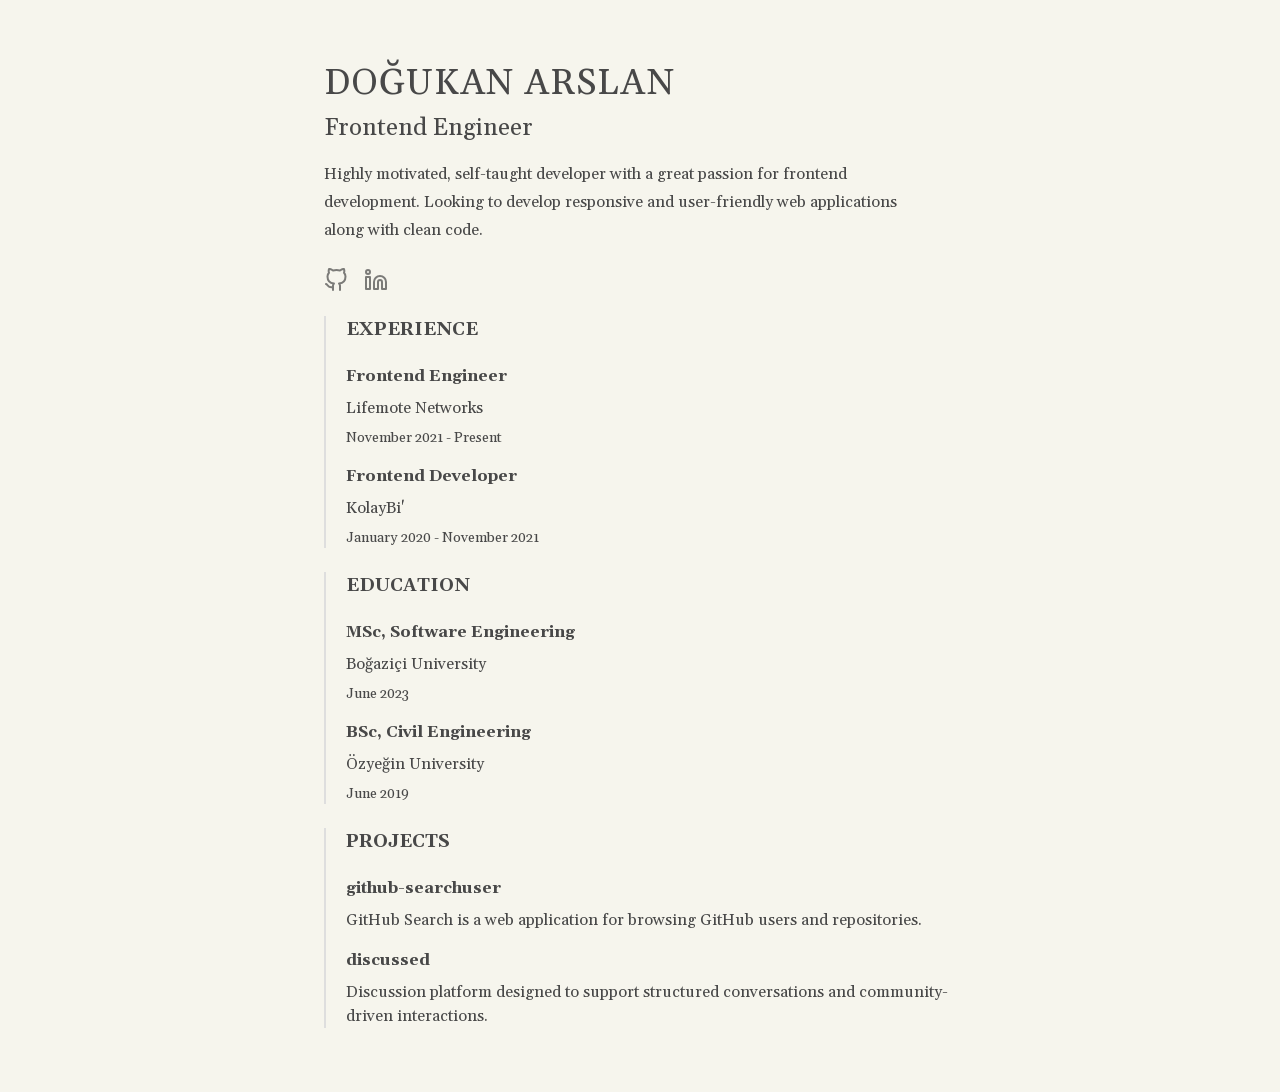
<file: index.html>
<!DOCTYPE html><html lang="en" class="gelasio_3f6e97fb-module__udJflq__variable"><head><meta charSet="utf-8"/><meta name="viewport" content="width=device-width, initial-scale=1"/><link rel="preload" href="/_next/static/media/614a0f7b5f50b2dc-s.p.0zkvvyp53doa2.woff2" as="font" crossorigin="" type="font/woff2"/><link rel="stylesheet" href="/_next/static/chunks/14hnt-eongy-u.css" data-precedence="next"/><link rel="preload" as="script" fetchPriority="low" href="/_next/static/chunks/15xrurgzs99gv.js"/><script src="/_next/static/chunks/0dgq26a5_oy.a.js" async=""></script><script src="/_next/static/chunks/0mstyq17cbf8-.js" async=""></script><script src="/_next/static/chunks/0oui10gukf8nf.js" async=""></script><script src="/_next/static/chunks/turbopack-02woq2hhrhhgc.js" async=""></script><script src="/_next/static/chunks/01xlw8hd842-c.js" async=""></script><script src="/_next/static/chunks/0d3shmwh5_nmn.js" async=""></script><script src="/_next/static/chunks/0ka051yepewro.js" async=""></script><meta name="next-size-adjust" content=""/><title>Doğukan Arslan</title><script src="/_next/static/chunks/03~yq9q893hmn.js" noModule=""></script></head><body class="bg-background text-foreground"><div hidden=""><!--$--><!--/$--></div><div class="mx-auto flex min-h-screen w-full max-w-2xl flex-col px-5 py-16"><main><div><h1 class="text-4xl uppercase tracking-wide">Doğukan Arslan</h1><h2 class="mt-2 text-2xl">Frontend Engineer</h2><p class="mt-4 max-w-xl leading-7 text-foreground/80">Highly motivated, self-taught developer with a great passion for frontend development. Looking to develop responsive and user-friendly web applications along with clean code.</p></div><ul class="my-6 flex gap-4"><li><a href="https://github.com/dogukanarslan" target="_blank" class="flex items-center gap-x-2 opacity-70 hover:opacity-100"><svg xmlns="http://www.w3.org/2000/svg" width="24" height="24" viewBox="0 0 24 24" fill="none" stroke="currentColor" stroke-width="2" stroke-linecap="round" stroke-linejoin="round"><path d="M9 19c-5 1.5-5-2.5-7-3m14 6v-3.87a3.37 3.37 0 0 0-.94-2.61c3.14-.35 6.44-1.54 6.44-7A5.44 5.44 0 0 0 20 4.77 5.07 5.07 0 0 0 19.91 1S18.73.65 16 2.48a13.38 13.38 0 0 0-7 0C6.27.65 5.09 1 5.09 1A5.07 5.07 0 0 0 5 4.77a5.44 5.44 0 0 0-1.5 3.78c0 5.42 3.3 6.61 6.44 7A3.37 3.37 0 0 0 9 18.13V22"></path></svg></a></li><li><a href="https://tr.linkedin.com/in/dogukanarslan" target="_blank" class="flex items-center gap-x-2 opacity-70 hover:opacity-100"><svg xmlns="http://www.w3.org/2000/svg" width="24" height="24" viewBox="0 0 24 24" fill="none" stroke="currentColor" stroke-width="2" stroke-linecap="round" stroke-linejoin="round"><path d="M16 8a6 6 0 0 1 6 6v7h-4v-7a2 2 0 0 0-2-2 2 2 0 0 0-2 2v7h-4v-7a6 6 0 0 1 6-6z"></path><rect x="2" y="9" width="4" height="12"></rect><circle cx="4" cy="4" r="2"></circle></svg></a></li></ul><div class="space-y-6"><section class="border-l-2 border-border pl-5"><h2 class="mb-5 font-bold text-lg uppercase">Experience</h2><div class="space-y-4"><div class="space-y-2"><p class="font-bold">Frontend Engineer</p><h3 class="text-foreground/80">Lifemote Networks</h3><p class="text-sm text-foreground/70">November 2021<!-- --> - <!-- -->Present</p></div><div class="space-y-2"><p class="font-bold">Frontend Developer</p><h3 class="text-foreground/80">KolayBi&#x27;</h3><p class="text-sm text-foreground/70">January 2020<!-- --> - <!-- -->November 2021</p></div></div></section><section class="border-l-2 border-border pl-5"><h2 class="mb-5 font-bold text-lg uppercase">Education</h2><div class="space-y-4"><div class="space-y-2"><p class="font-bold">MSc, Software Engineering</p><h3 class="text-foreground/80">Boğaziçi University</h3><p class="text-sm text-foreground/70">June 2023</p></div><div class="space-y-2"><p class="font-bold">BSc, Civil Engineering</p><h3 class="text-foreground/80">Özyeğin University</h3><p class="text-sm text-foreground/70">June 2019</p></div></div></section><section class="border-l-2 border-border pl-5"><h2 class="mb-5 font-bold text-lg uppercase">Projects</h2><div class="space-y-4"><div class="space-y-2"><h3 class="font-bold"><a target="_blank" href="https://github.com/dogukanarslan/github-searchuser">github-searchuser</a></h3><p class="text-foreground/80">GitHub Search is a web application for browsing GitHub users and repositories.</p></div><div class="space-y-2"><h3 class="font-bold"><a target="_blank" href="https://github.com/dogukanarslan/discussed">discussed</a></h3><p class="text-foreground/80">Discussion platform designed to support structured conversations and community-driven interactions.</p></div></div></section></div><!--$--><!--/$--></main></div><script src="/_next/static/chunks/15xrurgzs99gv.js" id="_R_" async=""></script><script>(self.__next_f=self.__next_f||[]).push([0])</script><script>self.__next_f.push([1,"1:\"$Sreact.fragment\"\n2:I[39756,[\"/_next/static/chunks/01xlw8hd842-c.js\",\"/_next/static/chunks/0d3shmwh5_nmn.js\"],\"default\"]\n3:I[37457,[\"/_next/static/chunks/01xlw8hd842-c.js\",\"/_next/static/chunks/0d3shmwh5_nmn.js\"],\"default\"]\n5:I[97367,[\"/_next/static/chunks/01xlw8hd842-c.js\",\"/_next/static/chunks/0d3shmwh5_nmn.js\"],\"OutletBoundary\"]\n6:\"$Sreact.suspense\"\n8:I[97367,[\"/_next/static/chunks/01xlw8hd842-c.js\",\"/_next/static/chunks/0d3shmwh5_nmn.js\"],\"ViewportBoundary\"]\na:I[97367,[\"/_next/static/chunks/01xlw8hd842-c.js\",\"/_next/static/chunks/0d3shmwh5_nmn.js\"],\"MetadataBoundary\"]\nc:I[68027,[\"/_next/static/chunks/01xlw8hd842-c.js\",\"/_next/static/chunks/0d3shmwh5_nmn.js\"],\"default\",1]\n:HL[\"/_next/static/chunks/14hnt-eongy-u.css\",\"style\"]\n:HL[\"/_next/static/media/614a0f7b5f50b2dc-s.p.0zkvvyp53doa2.woff2\",\"font\",{\"crossOrigin\":\"\",\"type\":\"font/woff2\"}]\n"])</script><script>self.__next_f.push([1,"0:{\"P\":null,\"c\":[\"\",\"\"],\"q\":\"\",\"i\":false,\"f\":[[[\"\",{\"children\":[\"__PAGE__\",{}]},\"$undefined\",\"$undefined\",16],[[\"$\",\"$1\",\"c\",{\"children\":[[[\"$\",\"link\",\"0\",{\"rel\":\"stylesheet\",\"href\":\"/_next/static/chunks/14hnt-eongy-u.css\",\"precedence\":\"next\",\"crossOrigin\":\"$undefined\",\"nonce\":\"$undefined\"}],[\"$\",\"script\",\"script-0\",{\"src\":\"/_next/static/chunks/01xlw8hd842-c.js\",\"async\":true,\"nonce\":\"$undefined\"}],[\"$\",\"script\",\"script-1\",{\"src\":\"/_next/static/chunks/0d3shmwh5_nmn.js\",\"async\":true,\"nonce\":\"$undefined\"}]],[\"$\",\"html\",null,{\"lang\":\"en\",\"className\":\"gelasio_3f6e97fb-module__udJflq__variable\",\"children\":[\"$\",\"body\",null,{\"className\":\"bg-background text-foreground\",\"children\":[\"$\",\"div\",null,{\"className\":\"mx-auto flex min-h-screen w-full max-w-2xl flex-col px-5 py-16\",\"children\":[\"$\",\"main\",null,{\"children\":[\"$\",\"$L2\",null,{\"parallelRouterKey\":\"children\",\"error\":\"$undefined\",\"errorStyles\":\"$undefined\",\"errorScripts\":\"$undefined\",\"template\":[\"$\",\"$L3\",null,{}],\"templateStyles\":\"$undefined\",\"templateScripts\":\"$undefined\",\"notFound\":[[[\"$\",\"title\",null,{\"children\":\"404: This page could not be found.\"}],[\"$\",\"div\",null,{\"style\":{\"fontFamily\":\"system-ui,\\\"Segoe UI\\\",Roboto,Helvetica,Arial,sans-serif,\\\"Apple Color Emoji\\\",\\\"Segoe UI Emoji\\\"\",\"height\":\"100vh\",\"textAlign\":\"center\",\"display\":\"flex\",\"flexDirection\":\"column\",\"alignItems\":\"center\",\"justifyContent\":\"center\"},\"children\":[\"$\",\"div\",null,{\"children\":[[\"$\",\"style\",null,{\"dangerouslySetInnerHTML\":{\"__html\":\"body{color:#000;background:#fff;margin:0}.next-error-h1{border-right:1px solid rgba(0,0,0,.3)}@media (prefers-color-scheme:dark){body{color:#fff;background:#000}.next-error-h1{border-right:1px solid rgba(255,255,255,.3)}}\"}}],[\"$\",\"h1\",null,{\"className\":\"next-error-h1\",\"style\":{\"display\":\"inline-block\",\"margin\":\"0 20px 0 0\",\"padding\":\"0 23px 0 0\",\"fontSize\":24,\"fontWeight\":500,\"verticalAlign\":\"top\",\"lineHeight\":\"49px\"},\"children\":404}],[\"$\",\"div\",null,{\"style\":{\"display\":\"inline-block\"},\"children\":[\"$\",\"h2\",null,{\"style\":{\"fontSize\":14,\"fontWeight\":400,\"lineHeight\":\"49px\",\"margin\":0},\"children\":\"This page could not be found.\"}]}]]}]}]],[]],\"forbidden\":\"$undefined\",\"unauthorized\":\"$undefined\"}]}]}]}]}]]}],{\"children\":[[\"$\",\"$1\",\"c\",{\"children\":[\"$L4\",[[\"$\",\"script\",\"script-0\",{\"src\":\"/_next/static/chunks/0ka051yepewro.js\",\"async\":true,\"nonce\":\"$undefined\"}]],[\"$\",\"$L5\",null,{\"children\":[\"$\",\"$6\",null,{\"name\":\"Next.MetadataOutlet\",\"children\":\"$@7\"}]}]]}],{},null,false,null]},null,false,null],[\"$\",\"$1\",\"h\",{\"children\":[null,[\"$\",\"$L8\",null,{\"children\":\"$L9\"}],[\"$\",\"div\",null,{\"hidden\":true,\"children\":[\"$\",\"$La\",null,{\"children\":[\"$\",\"$6\",null,{\"name\":\"Next.Metadata\",\"children\":\"$Lb\"}]}]}],[\"$\",\"meta\",null,{\"name\":\"next-size-adjust\",\"content\":\"\"}]]}],false]],\"m\":\"$undefined\",\"G\":[\"$c\",[[\"$\",\"link\",\"0\",{\"rel\":\"stylesheet\",\"href\":\"/_next/static/chunks/14hnt-eongy-u.css\",\"precedence\":\"next\",\"crossOrigin\":\"$undefined\",\"nonce\":\"$undefined\"}]]],\"S\":true,\"h\":null,\"s\":\"$undefined\",\"l\":\"$undefined\",\"p\":\"$undefined\",\"d\":\"$undefined\",\"b\":\"I47X4IbVILu66iLukNsE7\"}\n"])</script><script>self.__next_f.push([1,"9:[[\"$\",\"meta\",\"0\",{\"charSet\":\"utf-8\"}],[\"$\",\"meta\",\"1\",{\"name\":\"viewport\",\"content\":\"width=device-width, initial-scale=1\"}]]\n"])</script><script>self.__next_f.push([1,"7:null\nb:[[\"$\",\"title\",\"0\",{\"children\":\"Doğukan Arslan\"}]]\n"])</script><script>self.__next_f.push([1,"d:I[22016,[\"/_next/static/chunks/01xlw8hd842-c.js\",\"/_next/static/chunks/0d3shmwh5_nmn.js\",\"/_next/static/chunks/0ka051yepewro.js\"],\"\"]\n"])</script><script>self.__next_f.push([1,"4:[[\"$\",\"div\",null,{\"children\":[[\"$\",\"h1\",null,{\"className\":\"text-4xl uppercase tracking-wide\",\"children\":\"Doğukan Arslan\"}],[\"$\",\"h2\",null,{\"className\":\"mt-2 text-2xl\",\"children\":\"Frontend Engineer\"}],[\"$\",\"p\",null,{\"className\":\"mt-4 max-w-xl leading-7 text-foreground/80\",\"children\":\"Highly motivated, self-taught developer with a great passion for frontend development. Looking to develop responsive and user-friendly web applications along with clean code.\"}]]}],[\"$\",\"ul\",null,{\"className\":\"my-6 flex gap-4\",\"children\":[[\"$\",\"li\",null,{\"children\":[\"$\",\"a\",null,{\"href\":\"https://github.com/dogukanarslan\",\"target\":\"_blank\",\"className\":\"flex items-center gap-x-2 opacity-70 hover:opacity-100\",\"children\":[\"$\",\"svg\",null,{\"ref\":\"$undefined\",\"xmlns\":\"http://www.w3.org/2000/svg\",\"width\":24,\"height\":24,\"viewBox\":\"0 0 24 24\",\"fill\":\"none\",\"stroke\":\"currentColor\",\"strokeWidth\":\"2\",\"strokeLinecap\":\"round\",\"strokeLinejoin\":\"round\",\"children\":[\"$\",\"path\",null,{\"d\":\"M9 19c-5 1.5-5-2.5-7-3m14 6v-3.87a3.37 3.37 0 0 0-.94-2.61c3.14-.35 6.44-1.54 6.44-7A5.44 5.44 0 0 0 20 4.77 5.07 5.07 0 0 0 19.91 1S18.73.65 16 2.48a13.38 13.38 0 0 0-7 0C6.27.65 5.09 1 5.09 1A5.07 5.07 0 0 0 5 4.77a5.44 5.44 0 0 0-1.5 3.78c0 5.42 3.3 6.61 6.44 7A3.37 3.37 0 0 0 9 18.13V22\"}]}]}]}],[\"$\",\"li\",null,{\"children\":[\"$\",\"a\",null,{\"href\":\"https://tr.linkedin.com/in/dogukanarslan\",\"target\":\"_blank\",\"className\":\"flex items-center gap-x-2 opacity-70 hover:opacity-100\",\"children\":[\"$\",\"svg\",null,{\"ref\":\"$undefined\",\"xmlns\":\"http://www.w3.org/2000/svg\",\"width\":24,\"height\":24,\"viewBox\":\"0 0 24 24\",\"fill\":\"none\",\"stroke\":\"currentColor\",\"strokeWidth\":\"2\",\"strokeLinecap\":\"round\",\"strokeLinejoin\":\"round\",\"children\":[[\"$\",\"path\",null,{\"d\":\"M16 8a6 6 0 0 1 6 6v7h-4v-7a2 2 0 0 0-2-2 2 2 0 0 0-2 2v7h-4v-7a6 6 0 0 1 6-6z\"}],[\"$\",\"rect\",null,{\"x\":\"2\",\"y\":\"9\",\"width\":\"4\",\"height\":\"12\"}],[\"$\",\"circle\",null,{\"cx\":\"4\",\"cy\":\"4\",\"r\":\"2\"}]]}]}]}]]}],[\"$\",\"div\",null,{\"className\":\"space-y-6\",\"children\":[[\"$\",\"section\",null,{\"className\":\"border-l-2 border-border pl-5\",\"children\":[[\"$\",\"h2\",null,{\"className\":\"mb-5 font-bold text-lg uppercase\",\"children\":\"Experience\"}],[\"$\",\"div\",null,{\"className\":\"space-y-4\",\"children\":[[\"$\",\"div\",\"Lifemote Networks\",{\"className\":\"space-y-2\",\"children\":[[\"$\",\"p\",null,{\"className\":\"font-bold\",\"children\":\"Frontend Engineer\"}],[\"$\",\"h3\",null,{\"className\":\"text-foreground/80\",\"children\":\"Lifemote Networks\"}],[\"$\",\"p\",null,{\"className\":\"text-sm text-foreground/70\",\"children\":[\"November 2021\",\" - \",\"Present\"]}]]}],[\"$\",\"div\",\"KolayBi'\",{\"className\":\"space-y-2\",\"children\":[[\"$\",\"p\",null,{\"className\":\"font-bold\",\"children\":\"Frontend Developer\"}],[\"$\",\"h3\",null,{\"className\":\"text-foreground/80\",\"children\":\"KolayBi'\"}],[\"$\",\"p\",null,{\"className\":\"text-sm text-foreground/70\",\"children\":[\"January 2020\",\" - \",\"November 2021\"]}]]}]]}]]}],[\"$\",\"section\",null,{\"className\":\"border-l-2 border-border pl-5\",\"children\":[[\"$\",\"h2\",null,{\"className\":\"mb-5 font-bold text-lg uppercase\",\"children\":\"Education\"}],[\"$\",\"div\",null,{\"className\":\"space-y-4\",\"children\":[[\"$\",\"div\",\"Boğaziçi University\",{\"className\":\"space-y-2\",\"children\":[[\"$\",\"p\",null,{\"className\":\"font-bold\",\"children\":\"MSc, Software Engineering\"}],[\"$\",\"h3\",null,{\"className\":\"text-foreground/80\",\"children\":\"Boğaziçi University\"}],[\"$\",\"p\",null,{\"className\":\"text-sm text-foreground/70\",\"children\":\"June 2023\"}]]}],[\"$\",\"div\",\"Özyeğin University\",{\"className\":\"space-y-2\",\"children\":[[\"$\",\"p\",null,{\"className\":\"font-bold\",\"children\":\"BSc, Civil Engineering\"}],[\"$\",\"h3\",null,{\"className\":\"text-foreground/80\",\"children\":\"Özyeğin University\"}],[\"$\",\"p\",null,{\"className\":\"text-sm text-foreground/70\",\"children\":\"June 2019\"}]]}]]}]]}],[\"$\",\"section\",null,{\"className\":\"border-l-2 border-border pl-5\",\"children\":[[\"$\",\"h2\",null,{\"className\":\"mb-5 font-bold text-lg uppercase\",\"children\":\"Projects\"}],[\"$\",\"div\",null,{\"className\":\"space-y-4\",\"children\":[[\"$\",\"div\",\"github-searchuser\",{\"className\":\"space-y-2\",\"children\":[[\"$\",\"h3\",null,{\"className\":\"font-bold\",\"children\":[\"$\",\"$Ld\",null,{\"href\":\"https://github.com/dogukanarslan/github-searchuser\",\"target\":\"_blank\",\"children\":\"github-searchuser\"}]}],[\"$\",\"p\",null,{\"className\":\"text-foreground/80\",\"children\":\"GitHub Search is a web application for browsing GitHub users and repositories.\"}]]}],[\"$\",\"div\",\"discussed\",{\"className\":\"space-y-2\",\"children\":[[\"$\",\"h3\",null,{\"className\":\"font-bold\",\"children\":\"$Le\"}],\"$Lf\"]}]]}]]}]]}]]\n"])</script><script>self.__next_f.push([1,"e:[\"$\",\"$Ld\",null,{\"href\":\"https://github.com/dogukanarslan/discussed\",\"target\":\"_blank\",\"children\":\"discussed\"}]\nf:[\"$\",\"p\",null,{\"className\":\"text-foreground/80\",\"children\":\"Discussion platform designed to support structured conversations and community-driven interactions.\"}]\n"])</script></body></html>
</file>
<file: _next/static/chunks/14hnt-eongy-u.css>
@font-face{font-family:Gelasio;font-style:normal;font-weight:400;font-display:swap;src:url(../media/1cf528c4c1c2d767-s.0_2wg3~aobuyk.woff2)format("woff2");unicode-range:U+102-103,U+110-111,U+128-129,U+168-169,U+1A0-1A1,U+1AF-1B0,U+300-301,U+303-304,U+308-309,U+323,U+329,U+1EA0-1EF9,U+20AB}@font-face{font-family:Gelasio;font-style:normal;font-weight:400;font-display:swap;src:url(../media/19e4ff7edb1ecf68-s.0i~af39q~arf1.woff2)format("woff2");unicode-range:U+100-2BA,U+2BD-2C5,U+2C7-2CC,U+2CE-2D7,U+2DD-2FF,U+304,U+308,U+329,U+1D00-1DBF,U+1E00-1E9F,U+1EF2-1EFF,U+2020,U+20A0-20AB,U+20AD-20C0,U+2113,U+2C60-2C7F,U+A720-A7FF}@font-face{font-family:Gelasio;font-style:normal;font-weight:400;font-display:swap;src:url(../media/614a0f7b5f50b2dc-s.p.0zkvvyp53doa2.woff2)format("woff2");unicode-range:U+??,U+131,U+152-153,U+2BB-2BC,U+2C6,U+2DA,U+2DC,U+304,U+308,U+329,U+2000-206F,U+20AC,U+2122,U+2191,U+2193,U+2212,U+2215,U+FEFF,U+FFFD}@font-face{font-family:Gelasio;font-style:normal;font-weight:500;font-display:swap;src:url(../media/1cf528c4c1c2d767-s.0_2wg3~aobuyk.woff2)format("woff2");unicode-range:U+102-103,U+110-111,U+128-129,U+168-169,U+1A0-1A1,U+1AF-1B0,U+300-301,U+303-304,U+308-309,U+323,U+329,U+1EA0-1EF9,U+20AB}@font-face{font-family:Gelasio;font-style:normal;font-weight:500;font-display:swap;src:url(../media/19e4ff7edb1ecf68-s.0i~af39q~arf1.woff2)format("woff2");unicode-range:U+100-2BA,U+2BD-2C5,U+2C7-2CC,U+2CE-2D7,U+2DD-2FF,U+304,U+308,U+329,U+1D00-1DBF,U+1E00-1E9F,U+1EF2-1EFF,U+2020,U+20A0-20AB,U+20AD-20C0,U+2113,U+2C60-2C7F,U+A720-A7FF}@font-face{font-family:Gelasio;font-style:normal;font-weight:500;font-display:swap;src:url(../media/614a0f7b5f50b2dc-s.p.0zkvvyp53doa2.woff2)format("woff2");unicode-range:U+??,U+131,U+152-153,U+2BB-2BC,U+2C6,U+2DA,U+2DC,U+304,U+308,U+329,U+2000-206F,U+20AC,U+2122,U+2191,U+2193,U+2212,U+2215,U+FEFF,U+FFFD}@font-face{font-family:Gelasio;font-style:normal;font-weight:600;font-display:swap;src:url(../media/1cf528c4c1c2d767-s.0_2wg3~aobuyk.woff2)format("woff2");unicode-range:U+102-103,U+110-111,U+128-129,U+168-169,U+1A0-1A1,U+1AF-1B0,U+300-301,U+303-304,U+308-309,U+323,U+329,U+1EA0-1EF9,U+20AB}@font-face{font-family:Gelasio;font-style:normal;font-weight:600;font-display:swap;src:url(../media/19e4ff7edb1ecf68-s.0i~af39q~arf1.woff2)format("woff2");unicode-range:U+100-2BA,U+2BD-2C5,U+2C7-2CC,U+2CE-2D7,U+2DD-2FF,U+304,U+308,U+329,U+1D00-1DBF,U+1E00-1E9F,U+1EF2-1EFF,U+2020,U+20A0-20AB,U+20AD-20C0,U+2113,U+2C60-2C7F,U+A720-A7FF}@font-face{font-family:Gelasio;font-style:normal;font-weight:600;font-display:swap;src:url(../media/614a0f7b5f50b2dc-s.p.0zkvvyp53doa2.woff2)format("woff2");unicode-range:U+??,U+131,U+152-153,U+2BB-2BC,U+2C6,U+2DA,U+2DC,U+304,U+308,U+329,U+2000-206F,U+20AC,U+2122,U+2191,U+2193,U+2212,U+2215,U+FEFF,U+FFFD}@font-face{font-family:Gelasio;font-style:normal;font-weight:700;font-display:swap;src:url(../media/1cf528c4c1c2d767-s.0_2wg3~aobuyk.woff2)format("woff2");unicode-range:U+102-103,U+110-111,U+128-129,U+168-169,U+1A0-1A1,U+1AF-1B0,U+300-301,U+303-304,U+308-309,U+323,U+329,U+1EA0-1EF9,U+20AB}@font-face{font-family:Gelasio;font-style:normal;font-weight:700;font-display:swap;src:url(../media/19e4ff7edb1ecf68-s.0i~af39q~arf1.woff2)format("woff2");unicode-range:U+100-2BA,U+2BD-2C5,U+2C7-2CC,U+2CE-2D7,U+2DD-2FF,U+304,U+308,U+329,U+1D00-1DBF,U+1E00-1E9F,U+1EF2-1EFF,U+2020,U+20A0-20AB,U+20AD-20C0,U+2113,U+2C60-2C7F,U+A720-A7FF}@font-face{font-family:Gelasio;font-style:normal;font-weight:700;font-display:swap;src:url(../media/614a0f7b5f50b2dc-s.p.0zkvvyp53doa2.woff2)format("woff2");unicode-range:U+??,U+131,U+152-153,U+2BB-2BC,U+2C6,U+2DA,U+2DC,U+304,U+308,U+329,U+2000-206F,U+20AC,U+2122,U+2191,U+2193,U+2212,U+2215,U+FEFF,U+FFFD}@font-face{font-family:Gelasio Fallback;src:local(Times New Roman);ascent-override:84.54%;descent-override:31.15%;line-gap-override:0.0%;size-adjust:109.74%}.gelasio_3f6e97fb-module__udJflq__className{font-family:Gelasio,Gelasio Fallback;font-style:normal}.gelasio_3f6e97fb-module__udJflq__variable{--font-gelasio:"Gelasio", "Gelasio Fallback"}
:root{--color-neutral-0:#fff;--color-neutral-50:#f6f5ed;--color-neutral-700:#484848;--color-accent-500:#2f6fed;--font-family-body:var(--font-gelasio);--space-0:0;--space-1:.25rem;--space-2:.5rem;--space-3:.75rem;--space-4:1rem;--space-6:1.5rem;--space-8:2rem;--radius-none:0;--radius-sm:.125rem;--radius-md:.375rem;--radius-lg:.75rem;--color-background:var(--color-neutral-50);--color-surface:var(--color-neutral-0);--color-foreground:var(--color-neutral-700);--color-accent:var(--color-accent-500);--color-border:color-mix(in srgb, var(--color-neutral-700) 18%, var(--color-neutral-0));--color-focus:var(--color-accent-500)}
*,:before,:after,::backdrop{--tw-border-spacing-x:0;--tw-border-spacing-y:0;--tw-translate-x:0;--tw-translate-y:0;--tw-rotate:0;--tw-skew-x:0;--tw-skew-y:0;--tw-scale-x:1;--tw-scale-y:1;--tw-pan-x: ;--tw-pan-y: ;--tw-pinch-zoom: ;--tw-scroll-snap-strictness:proximity;--tw-gradient-from-position: ;--tw-gradient-via-position: ;--tw-gradient-to-position: ;--tw-ordinal: ;--tw-slashed-zero: ;--tw-numeric-figure: ;--tw-numeric-spacing: ;--tw-numeric-fraction: ;--tw-ring-inset: ;--tw-ring-offset-width:0px;--tw-ring-offset-color:#fff;--tw-ring-color:#3b82f680;--tw-ring-offset-shadow:0 0 #0000;--tw-ring-shadow:0 0 #0000;--tw-shadow:0 0 #0000;--tw-shadow-colored:0 0 #0000;--tw-blur: ;--tw-brightness: ;--tw-contrast: ;--tw-grayscale: ;--tw-hue-rotate: ;--tw-invert: ;--tw-saturate: ;--tw-sepia: ;--tw-drop-shadow: ;--tw-backdrop-blur: ;--tw-backdrop-brightness: ;--tw-backdrop-contrast: ;--tw-backdrop-grayscale: ;--tw-backdrop-hue-rotate: ;--tw-backdrop-invert: ;--tw-backdrop-opacity: ;--tw-backdrop-saturate: ;--tw-backdrop-sepia: ;--tw-contain-size: ;--tw-contain-layout: ;--tw-contain-paint: ;--tw-contain-style: }*,:before,:after{box-sizing:border-box;border:0 solid #e5e7eb}:before,:after{--tw-content:""}html,:host{-webkit-text-size-adjust:100%;tab-size:4;font-feature-settings:normal;font-variation-settings:normal;-webkit-tap-highlight-color:transparent;font-family:ui-sans-serif,system-ui,sans-serif,Apple Color Emoji,Segoe UI Emoji,Segoe UI Symbol,Noto Color Emoji;line-height:1.5}body{line-height:inherit;margin:0}hr{height:0;color:inherit;border-top-width:1px}abbr:where([title]){-webkit-text-decoration:underline dotted;text-decoration:underline dotted}h1,h2,h3,h4,h5,h6{font-size:inherit;font-weight:inherit}a{color:inherit;-webkit-text-decoration:inherit;text-decoration:inherit}b,strong{font-weight:bolder}code,kbd,samp,pre{font-feature-settings:normal;font-variation-settings:normal;font-family:ui-monospace,SFMono-Regular,Menlo,Monaco,Consolas,Liberation Mono,Courier New,monospace;font-size:1em}small{font-size:80%}sub,sup{vertical-align:baseline;font-size:75%;line-height:0;position:relative}sub{bottom:-.25em}sup{top:-.5em}table{text-indent:0;border-color:inherit;border-collapse:collapse}button,input,optgroup,select,textarea{font-feature-settings:inherit;font-variation-settings:inherit;font-family:inherit;font-size:100%;font-weight:inherit;line-height:inherit;letter-spacing:inherit;color:inherit;margin:0;padding:0}button,select{text-transform:none}button,input:where([type=button]),input:where([type=reset]),input:where([type=submit]){-webkit-appearance:button;background-color:#0000;background-image:none}:-moz-focusring{outline:auto}:-moz-ui-invalid{box-shadow:none}progress{vertical-align:baseline}::-webkit-inner-spin-button{height:auto}::-webkit-outer-spin-button{height:auto}[type=search]{-webkit-appearance:textfield;outline-offset:-2px}::-webkit-search-decoration{-webkit-appearance:none}::-webkit-file-upload-button{-webkit-appearance:button;font:inherit}summary{display:list-item}blockquote,dl,dd,h1,h2,h3,h4,h5,h6,hr,figure,p,pre{margin:0}fieldset{margin:0;padding:0}legend{padding:0}ol,ul,menu{margin:0;padding:0;list-style:none}dialog{padding:0}textarea{resize:vertical}input::-moz-placeholder{opacity:1;color:#9ca3af}textarea::-moz-placeholder{opacity:1;color:#9ca3af}input::placeholder,textarea::placeholder{opacity:1;color:#9ca3af}button,[role=button]{cursor:pointer}:disabled{cursor:default}img,svg,video,canvas,audio,iframe,embed,object{vertical-align:middle;display:block}img,video{max-width:100%;height:auto}[hidden]:where(:not([hidden=until-found])){display:none}:root{--tw-font-serif:var(--font-family-body);--tw-text-opacity:1}body{color:var(--color-foreground);background-color:var(--color-background);font-family:var(--font-family-body)}.mx-auto{margin-left:auto;margin-right:auto}.my-6{margin-top:var(--space-6);margin-bottom:var(--space-6)}.mb-5{margin-bottom:1.25rem}.mt-2{margin-top:var(--space-2)}.mt-4{margin-top:var(--space-4)}.flex{display:flex}.min-h-screen{min-height:100vh}.w-full{width:100%}.max-w-2xl{max-width:42rem}.max-w-xl{max-width:36rem}.flex-col{flex-direction:column}.items-center{align-items:center}.gap-4{gap:var(--space-4)}.gap-x-2{-moz-column-gap:var(--space-2);column-gap:var(--space-2)}.space-x-2>:not([hidden])~:not([hidden]){--tw-space-x-reverse:0;margin-right:calc(var(--space-2) * var(--tw-space-x-reverse));margin-left:calc(var(--space-2) * calc(1 - var(--tw-space-x-reverse)))}.space-y-2>:not([hidden])~:not([hidden]){--tw-space-y-reverse:0;margin-top:calc(var(--space-2) * calc(1 - var(--tw-space-y-reverse)));margin-bottom:calc(var(--space-2) * var(--tw-space-y-reverse))}.space-y-4>:not([hidden])~:not([hidden]){--tw-space-y-reverse:0;margin-top:calc(var(--space-4) * calc(1 - var(--tw-space-y-reverse)));margin-bottom:calc(var(--space-4) * var(--tw-space-y-reverse))}.space-y-6>:not([hidden])~:not([hidden]){--tw-space-y-reverse:0;margin-top:calc(var(--space-6) * calc(1 - var(--tw-space-y-reverse)));margin-bottom:calc(var(--space-6) * var(--tw-space-y-reverse))}.border-l-2{border-left-width:2px}.border-border{border-color:var(--color-border)}.bg-background{background-color:var(--color-background)}.px-5{padding-left:1.25rem;padding-right:1.25rem}.py-16{padding-top:4rem;padding-bottom:4rem}.pl-5{padding-left:1.25rem}.text-2xl{font-size:1.5rem;line-height:2rem}.text-4xl{font-size:2.25rem;line-height:2.5rem}.text-lg{font-size:1.125rem;line-height:1.75rem}.text-sm{font-size:.875rem;line-height:1.25rem}.font-bold{font-weight:700}.uppercase{text-transform:uppercase}.leading-7{line-height:1.75rem}.tracking-wide{letter-spacing:.025em}.text-foreground{color:var(--color-foreground)}.opacity-70{opacity:.7}.hover\:opacity-100:hover{opacity:1}
</file>
